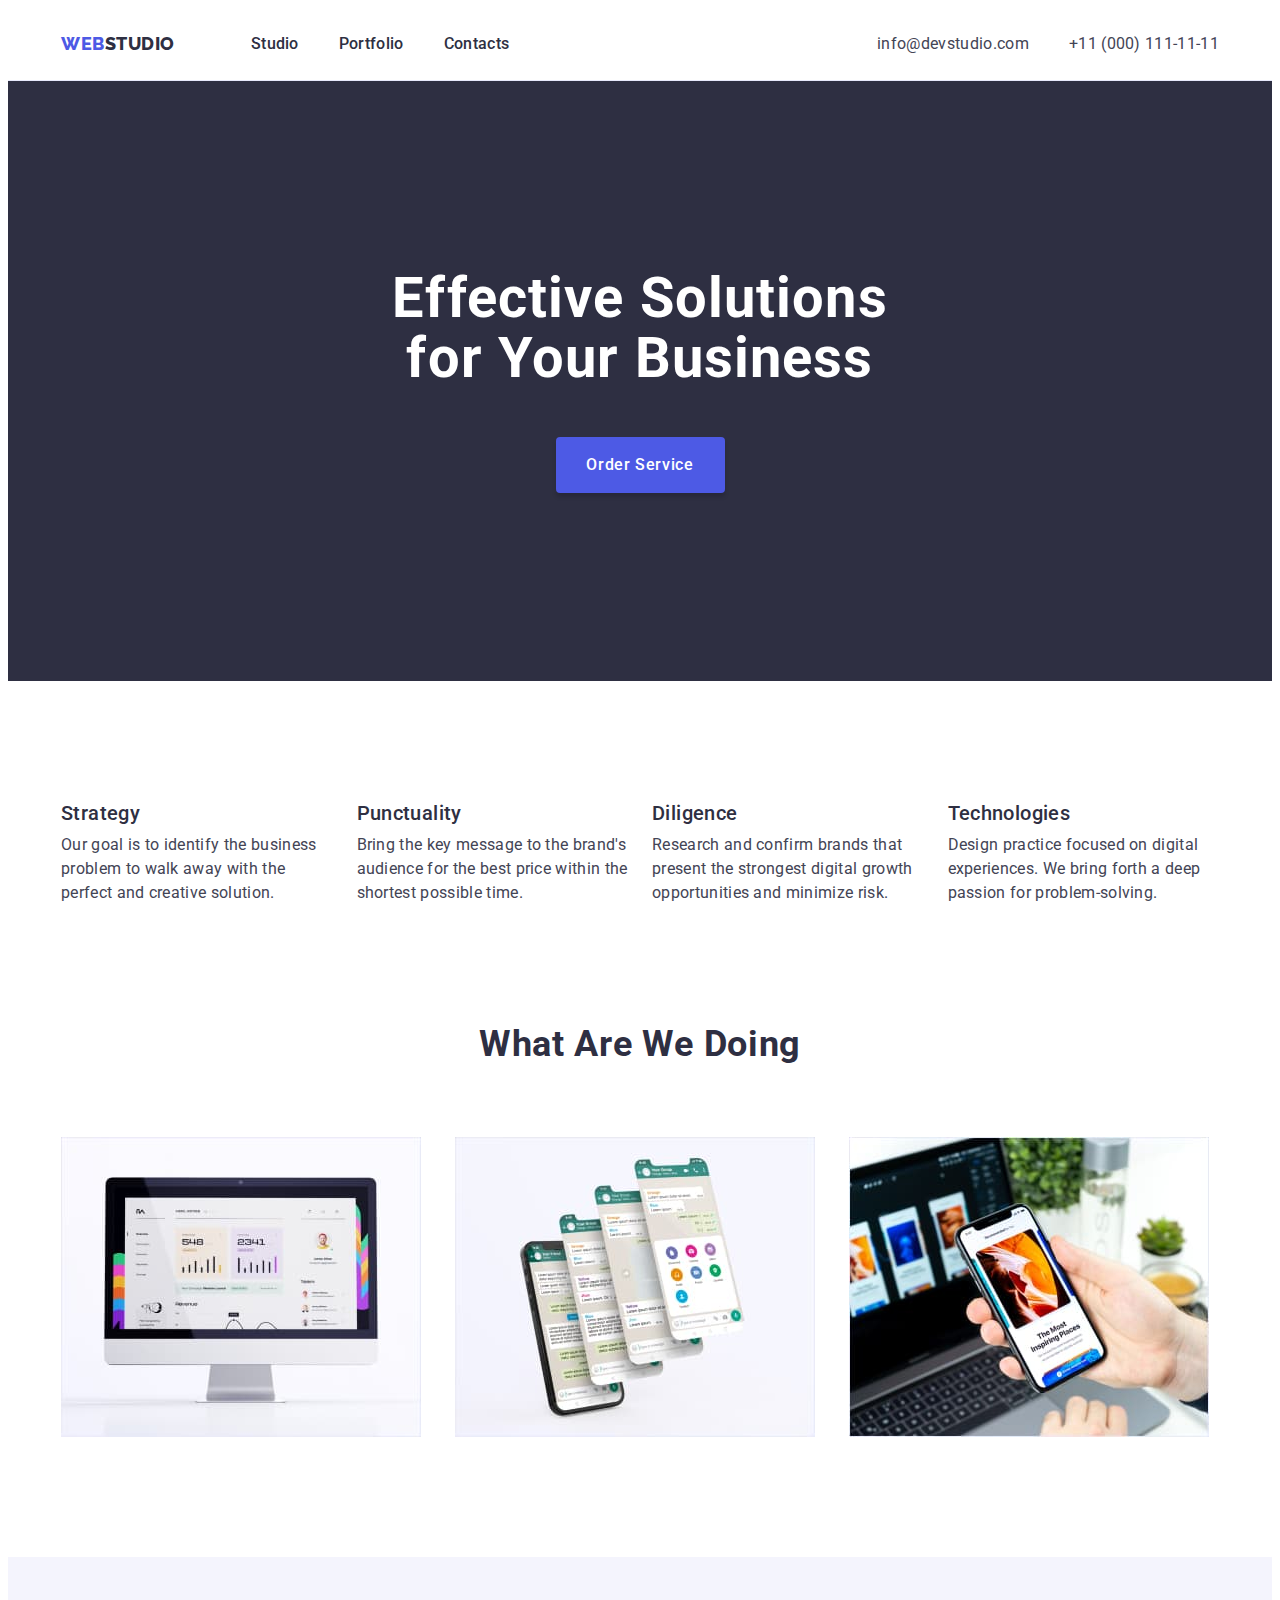
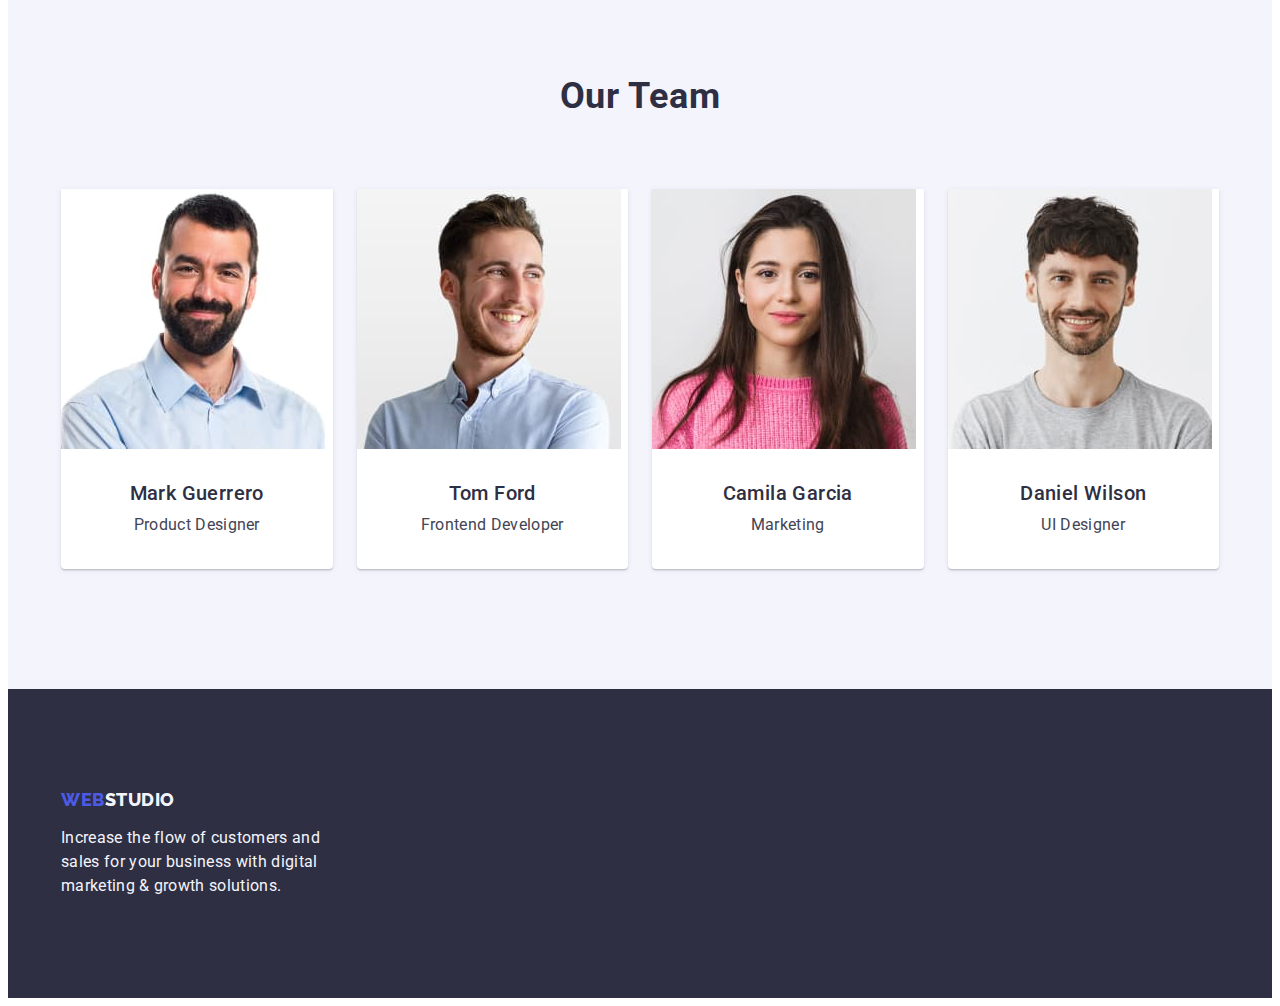
<file: index.html>
<!DOCTYPE html>
<html lang="en">
  <head>
    <meta charset="utf-8" />
    <meta name="description" content="a studio to promote your business" />
    <title>WebStudio</title>
    <link
      rel="stylesheet"
      href="https://cdnjs.cloudflare.com/ajax/libs/modern-normalize/2.0.0/modern-normalize.min.css"
      integrity="sha512-4xo8blKMVCiXpTaLzQSLSw3KFOVPWhm/TRtuPVc4WG6kUgjH6J03IBuG7JZPkcWMxJ5huwaBpOpnwYElP/m6wg=="
      crossorigin="anonymous"
      referrerpolicy="no-referrer"
    />
    <link rel="stylesheet" href="./css/styles.css" />
    <link rel="preconnect" href="https://fonts.googleapis.com" />
    <link rel="preconnect" href="https://fonts.gstatic.com" crossorigin />
    <link
      href="https://fonts.googleapis.com/css2?family=Raleway:wght@800&family=Roboto:wght@400;500;700;900&display=swap"
      rel="stylesheet"
    />
  </head>

  <body>
    <!-- Header -->
    <header class="header-block">
      <div class="container header">
        <!-- Navigation links -->
        <nav class="nav-block">
          <!-- Logo link -->
          <a class="logo link" href="./index.html"
            >Web<span class="logo-part-two">Studio</span></a
          >
          <ul class="nav list">
            <li><a class="nav link" href="./index.html">Studio</a></li>
            <li><a class="nav link" href="./portfolio.html">Portfolio</a></li>
            <li><a class="nav link" href="">Contacts</a></li>
          </ul>
        </nav>
        <address class="nav-address-block">
          <ul class="nav-address list">
            <li>
              <a class="address link" href="mailto:info@devstudio.com">
                info@devstudio.com</a
              >
            </li>
            <li>
              <a class="address link" href="tel:+110001111111"
                >+11 (000) 111-11-11</a
              >
            </li>
          </ul>
        </address>
      </div>
    </header>
    <!-- Main content -->
    <main>
      <!-- headline + button container -->
      <section class="order-section">
        <div class="container order">
          <h1 class="headline-one">Effective Solutions for Your Business</h1>
          <button class="ord-btn" type="button">Order Service</button>
        </div>
      </section>
      <!-- service description -->
      <section class="service-description-section">
        <div class="container service">
          <h2 class="visually-hidden">Service Description</h2>
          <ul class="service-description list">
            <li class="service-description-item">
              <h3 class="headline-three">Strategy</h3>
              <p class="service-description-text">
                Our goal is to identify the business problem to walk away with
                the perfect and creative solution.
              </p>
            </li>
            <li class="service-description-item">
              <h3 class="headline-three">Punctuality</h3>
              <p class="service-description-text">
                Bring the key message to the brand's audience for the best price
                within the shortest possible time.
              </p>
            </li>
            <li class="service-description-item">
              <h3 class="headline-three">Diligence</h3>
              <p class="service-description-text">
                Research and confirm brands that present the strongest digital
                growth opportunities and minimize risk.
              </p>
            </li>
            <li class="service-description-item">
              <h3 class="headline-three">Technologies</h3>
              <p class="service-description-text">
                Design practice focused on digital experiences. We bring forth a
                deep passion for problem-solving.
              </p>
            </li>
          </ul>
        </div>
      </section>
      <!-- product image -->
      <section class="product-image-section">
        <div class="container product-image">
          <h2 class="headline-two">What are we doing</h2>
          <ul class="product-img-list list">
            <li class="product-image-item">
              <img
              class="product-img"
                src="./images/Rectangle71.jpg"
                alt="img1"
                width="360"
                height="300"
              />
            </li>
            <li class="product-image-item">
              <img
              class="product-img"
                src="./images/Rectangle72.jpg"
                alt="img2"
                width="360"
                height="300"
              />
            </li>
            <li class="product-image-item">
              <img
              class="product-img"
                src="./images/Rectangle73.jpg"
                alt="img3"
                width="360"
                height="300"
              />
            </li>
          </ul>
        </div>
      </section>
      <!-- team list container -->
      <section class="team-list-section">
        <div class="container team-list">
          <h2 class="headline-two">Our Team</h2>
          <ul class="team list">
            <li class="team-item">
              <img
                src="./images/Mark_Guerrero.jpg"
                alt="ProductDesigner"
                width="264"
                height="260"
              />
              <div class="item-container">
                <h3 class="team-title">Mark Guerrero</h3>
                <p class="team-text">Product Designer</p>
              </div>
            </li>
            <li class="team-item">
              <img
                src="./images/Tom_Ford.jpg"
                alt="FrontendDeveloper"
                width="264"
                height="260"
              />
              <div class="item-container">
                <h3 class="team-title">Tom Ford</h3>
                <p class="team-text">Frontend Developer</p>
              </div>
            </li>
            <li class="team-item">
              <img
                src="./images/Camila_Garcia.jpg"
                alt="Marketing"
                width="264"
                height="260"
              />
              <div class="item-container">
                <h3 class="team-title">Camila Garcia</h3>
                <p class="team-text">Marketing</p>
              </div>
            </li>
            <li class="team-item">
              <img
                src="./images/Daniel_Wilson.jpg"
                alt="UIDesigner"
                width="264"
                height="260"
              />
              <div class="item-container">
                <h3 class="team-title">Daniel Wilson</h3>
                <p class="team-text">UI Designer</p>
              </div>
            </li>
          </ul>
        </div>
      </section>
    </main>
    <!-- Footer content -->
    <footer class="footer-section">
      <div class="container footer">
        <!-- Logo link -->
        <a class="logo-footer link" href="./index.html"
          >Web<span class="footer-logo-part-two">Studio</span></a
        >
        <!-- Footer text -->
        <p class="footer-text">
          Increase the flow of customers and sales for your business with
          digital marketing & growth solutions.
        </p>
      </div>
    </footer>
  </body>
</html>
</file>
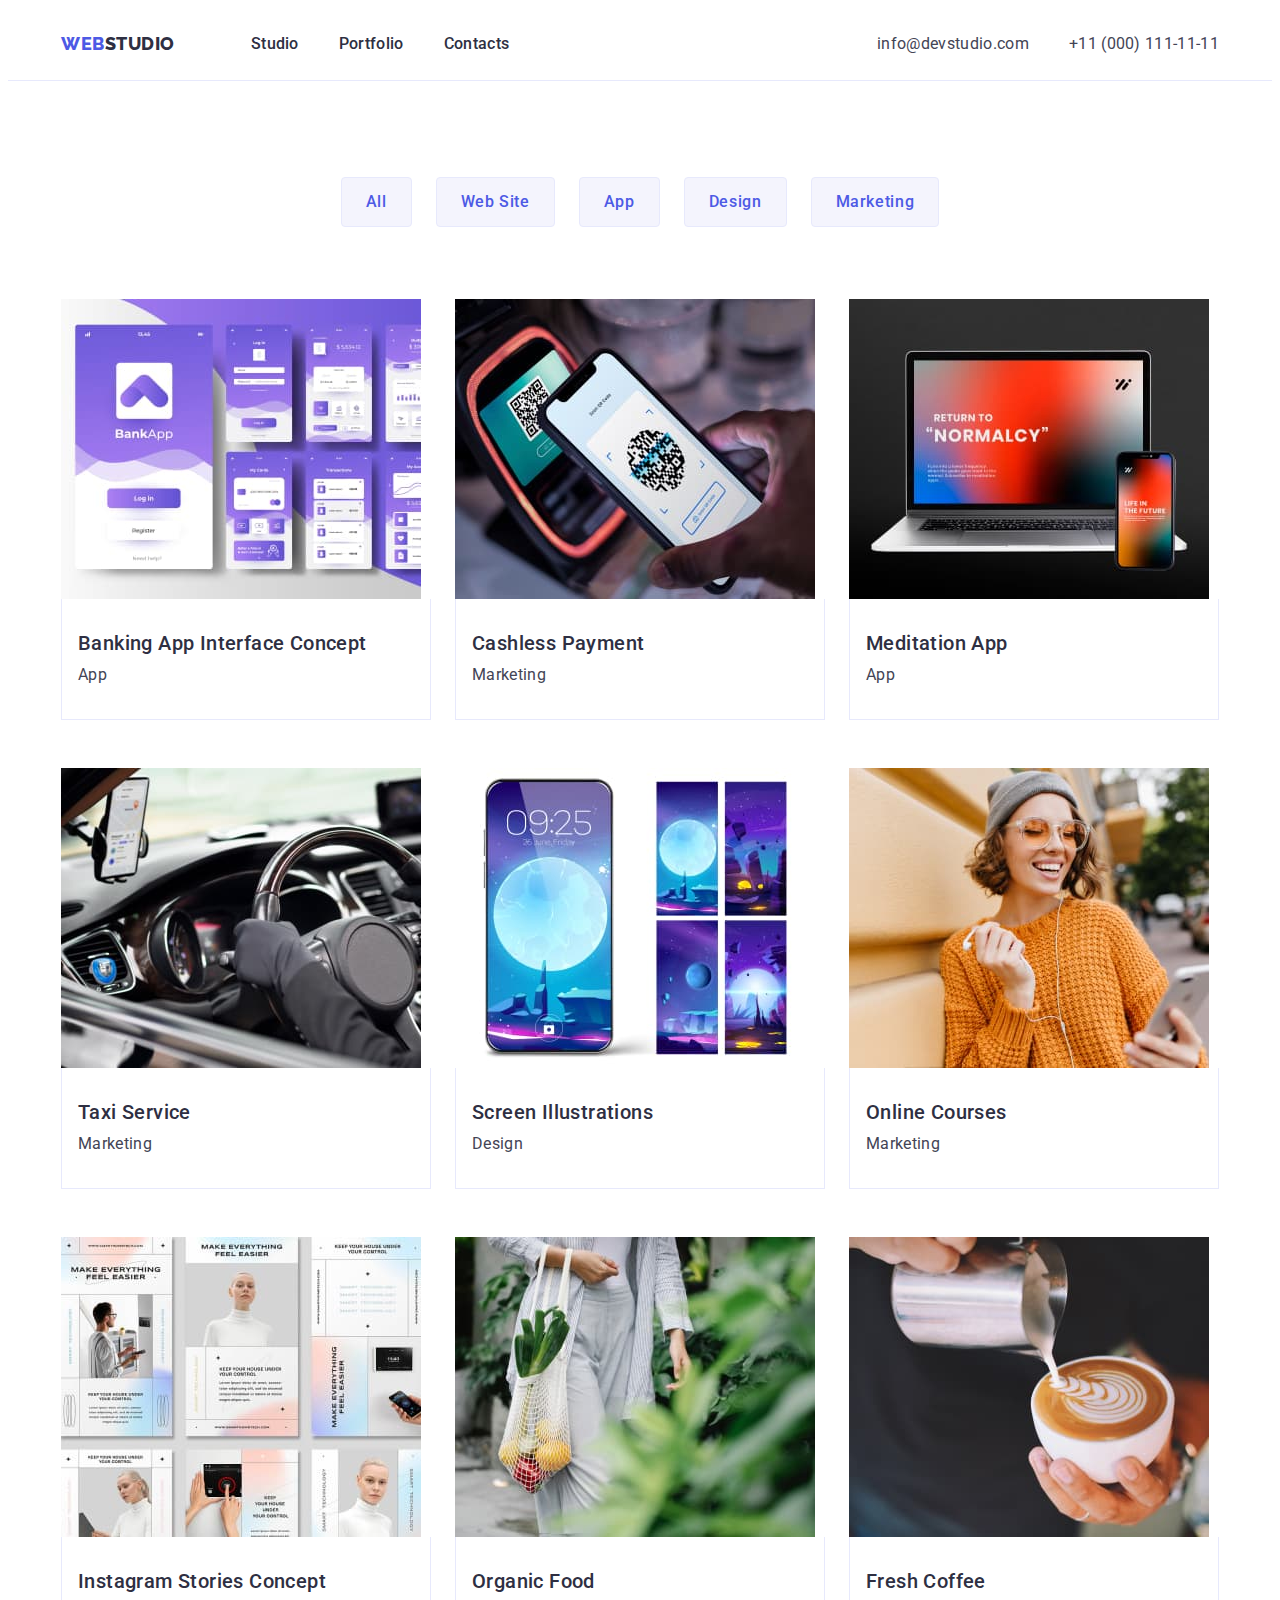
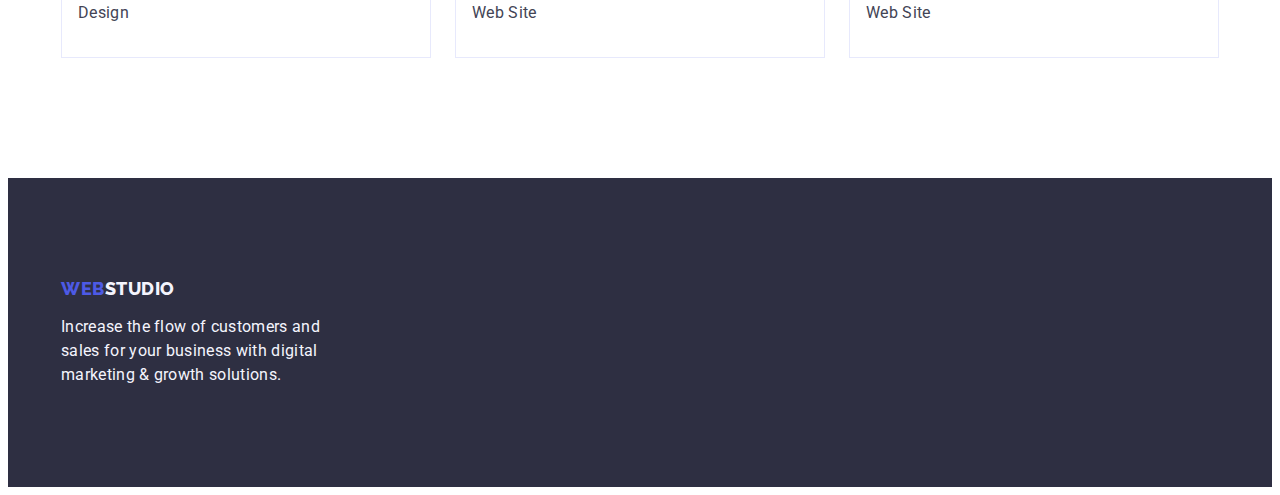
<file: portfolio.html>
<!DOCTYPE html>
<html lang="en">
  <!-- HEAD -->

  <head>
    <meta charset="utf-8" />
    <meta name="description" content="a studio to promote your business" />
    <title>Portfolio</title>
    <link
      rel="stylesheet"
      href="https://cdnjs.cloudflare.com/ajax/libs/modern-normalize/2.0.0/modern-normalize.min.css"
      integrity="sha512-4xo8blKMVCiXpTaLzQSLSw3KFOVPWhm/TRtuPVc4WG6kUgjH6J03IBuG7JZPkcWMxJ5huwaBpOpnwYElP/m6wg=="
      crossorigin="anonymous"
      referrerpolicy="no-referrer"
    />
    <link rel="stylesheet" href="./css/styles.css" />
    <link rel="preconnect" href="https://fonts.googleapis.com" />
    <link rel="preconnect" href="https://fonts.gstatic.com" crossorigin />
    <link
      href="https://fonts.googleapis.com/css2?family=Raleway:wght@800&family=Roboto:wght@400;500;700;900&display=swap"
      rel="stylesheet"
    />
  </head>
  <!-- BODY -->

  <body>
    <!-- Header -->
    <header class="header-block">
      <div class="container header">
        <!-- Navigation links -->
        <nav class="nav-block">
          <!-- Logo link -->
          <a class="logo link" href="./index.html"
            >Web<span class="logo-part-two">Studio</span></a
          >
          <ul class="nav list">
            <li><a class="nav link" href="./index.html">Studio</a></li>
            <li>
              <a class="nav link" href="./portfolio.html">Portfolio</a>
            </li>
            <li><a class="nav link" href="">Contacts</a></li>
          </ul>
        </nav>
        <address class="nav-address-block">
          <ul class="nav-address list">
            <li>
              <a class="address link" href="mailto:info@devstudio.com">
                info@devstudio.com</a
              >
            </li>
            <li>
              <a class="address link" href="tel:+110001111111"
                >+11 (000) 111-11-11</a
              >
            </li>
          </ul>
        </address>
      </div>
    </header>
    <!-- Main content -->
    <main>
      <section class="section">
        <div class="container main-portfolio">
          <h1 class="visually-hidden" hidden>Portfolio</h1>
          <!-- Filter button -->
          <ul class="filter-button list">
            <li><button class="all-btn" type="button">All</button></li>
            <li><button class="all-btn" type="button">Web Site</button></li>
            <li><button class="all-btn" type="button">App</button></li>
            <li><button class="all-btn" type="button">Design</button></li>
            <li><button class="all-btn" type="button">Marketing</button></li>
          </ul>
          <!-- Filter button results -->
          <ul class="row list">
            <li class="row-item">
              <a class="link" href="">
                <img class="portfolio-img"
                  src="./images/portfolio/banking_img_1.jpg"
                  alt="Banking App Interface Concept"
                  width="360"
                  height="300"
                />
                <div class="row-item-dscrp-container">
                  <h2 class="headline-fltr-results">
                    Banking App Interface Concept
                  </h2>
                  <p class="text-fltr-results">App</p>
                </div>
              </a>
            </li>
            <li class="row-item">
              <a class="link" href="">
                <img class="portfolio-img"
                  src="./images/portfolio/cashless_img_2.jpg"
                  alt="Cashless Payment"
                  width="360"
                  height="300"
                />
                <div class="row-item-dscrp-container">
                  <h2 class="headline-fltr-results">Cashless Payment</h2>
                  <p class="text-fltr-results">Marketing</p>
                </div>
              </a>
            </li>
            <li class="row-item">
              <a class="link" href="">
                <img class="portfolio-img"
                  src="./images/portfolio/meditation_img_3.jpg"
                  alt="Meditation App"
                  width="360"
                  height="300"
                />
                <div class="row-item-dscrp-container">
                  <h2 class="headline-fltr-results">Meditation App</h2>
                  <p class="text-fltr-results">App</p>
                </div>
              </a>
            </li>
            <li class="row-item">
              <a class="link" href="">
                <img class="portfolio-img"
                  src="./images/portfolio/taxi_img_4.jpg"
                  alt="Taxi Service"
                  width="360"
                  height="300"
                />
                <div class="row-item-dscrp-container">
                  <h2 class="headline-fltr-results">Taxi Service</h2>
                  <p class="text-fltr-results">Marketing</p>
                </div>
              </a>
            </li>
            <li class="row-item">
              <a class="link" href="">
                <img class="portfolio-img"
                  src="./images/portfolio/screen_img_5.jpg"
                  alt="Screen Illustrations"
                  width="360"
                  height="300"
                />
                <div class="row-item-dscrp-container">
                  <h2 class="headline-fltr-results">Screen Illustrations</h2>
                  <p class="text-fltr-results">Design</p>
                </div>
              </a>
            </li>
            <li class="row-item">
              <a class="link" href="">
                <img class="portfolio-img"
                  src="./images/portfolio/online_img_6.jpg"
                  alt="Online Courses"
                  width="360"
                  height="300"
                />
                <div class="row-item-dscrp-container">
                  <h2 class="headline-fltr-results">Online Courses</h2>
                  <p class="text-fltr-results">Marketing</p>
                </div>
              </a>
            </li>
            <li class="row-item">
              <a class="link" href="">
                <img class="portfolio-img"
                  src="./images/portfolio/instagram_img_7.jpg"
                  alt="Instagram Stories Concept"
                  width="360"
                  height="300"
                />
                <div class="row-item-dscrp-container">
                  <h2 class="headline-fltr-results">
                    Instagram Stories Concept
                  </h2>
                  <p class="text-fltr-results">Design</p>
                </div>
              </a>
            </li>
            <li class="row-item">
              <a class="link" href="">
                <img class="portfolio-img"
                  src="./images/portfolio/organic_img_8.jpg"
                  alt="Organic Food"
                  width="360"
                  height="300"
                />
                <div class="row-item-dscrp-container">
                  <h2 class="headline-fltr-results">Organic Food</h2>
                  <p class="text-fltr-results">Web Site</p>
                </div>
              </a>
            </li>
            <li class="row-item">
              <a class="link" href="">
                <img class="portfolio-img"
                  src="./images/portfolio/fresh_coffee_img_9.jpg"
                  alt="Fresh Coffee"
                  width="360"
                  height="300"
                />
                <div class="row-item-dscrp-container">
                  <h2 class="headline-fltr-results">Fresh Coffee</h2>
                  <p class="text-fltr-results">Web Site</p>
                </div>
              </a>
            </li>
          </ul>
        </div>
      </section>
    </main>
    <!-- Footer content -->
    <footer class="footer-section">
      <div class="container footer">
        <!-- Logo link -->
        <a class="logo-footer link" href="./index.html"
          >Web<span class="footer-logo-part-two">Studio</span></a
        >
        <!-- Footer text -->
        <p class="footer-text">
          Increase the flow of customers and sales for your business with
          digital marketing & growth solutions.
        </p>
      </div>
    </footer>
  </body>
</html>
</file>
<file: css/styles.css>
/* ROOT COLOR */
:root {
  --Iris: #4d5ae5;
  --OCEAN: #404bbf;
  --NAVY-BLUE: #2e2f42;
  --GREEN: #31d0aa;
  --SLATE: #434455;
  --LIGHT-SLATE: #8e8f99;
  --cornflower: #e7e9fc;
  --cloud: #f4f4fd;
  --NAVY-BLUE-modal: #2e2f42;
  --GREY: #2e2f42;
  --WHITE: #ffffff;
  --Dairy: #fcfcfc;
}
/* BODY MAIN STYLES */
body {
  font-family: 'Roboto', sans-serif;
  color: var(--SLATE);
  background-color: var(--WHITE);
}
.link {
  text-decoration: none;
}
.list {
  list-style: none;
}
h1,
h2,
h3,
p {
  margin: 0;
}
ul {
  margin: 0;
  padding: 0;
}
img {
  display: block;
}
.container {
  width: 1158px;
  margin: 0 auto;
  padding: 0 15px;
}
/* HOVER AND FOCUS */
.link:hover,
.link:focus,
.list > li > a:hover,
.list > li > a:focus {
  color: var(--OCEAN);
}
.ord-btn:hover,
.ord-btn:focus {
  color: var(--WHITE);
  background-color: var(--OCEAN);
}
.all-btn:hover,
.all-btn:focus {
  border: 1px solid transparent;
  color: var(--WHITE);
  background-color: var(--OCEAN);
}
/* BUTTONS */
button {
  cursor: pointer;
}
.ord-btn {
  display: block;
  color: var(--white, #fff);
  font-size: 16px;
  font-weight: 500;
  line-height: 1.5;
  letter-spacing: 0.04em;
  background: var(--iris, #4d5ae5);
  font-family: 'Roboto', sans-serif;
  align-items: flex-start;
  gap: 10px;
  border: none;
  border-radius: 4px;
  background: var(--iris, #4d5ae5);
  box-shadow: 0px 4px 4px 0px rgba(0, 0, 0, 0.15);
  min-width: 169px;
  height: 56px;
  margin: 0 auto;
}
.all-btn {
  color: var(--iris, #4d5ae5);
  font-family: 'Roboto', sans-serif;
  font-size: 16px;
  font-weight: 500;
  line-height: 1.5;
  letter-spacing: 0.04em;
  background: var(--cloud, #f4f4fd);
  padding: 12px 24px;
  border: 1px solid #e7e9fc;
  border-radius: 4px;
}
/* HEADER MAIN STYLES */
.header-block {
  flex-shrink: 0;
  border-bottom: 1px solid var(--cornflower, #e7e9fc);
  background: var(--white, #fff);
}
.container.header {
  display: flex;
}
.nav-block {
  display: flex;
  align-items: center;
}
.nav.list {
  display: flex;
  gap: 40px;
  padding: 24px 0;
}
.nav.link {
  padding: 24px 0;
}
.nav-address.list {
  display: flex;
  gap: 40px;
  align-items: center;
  padding: 24px 0;
}
.logo {
  margin-right: 76px;
  color: var(--iris, #4d5ae5);
  font-family: 'Raleway', sans-serif;
  font-size: 18px;
  font-weight: 800;
  line-height: 1.17;
  letter-spacing: 0.03em;
  text-transform: uppercase;
}
.logo-part-two {
  color: var(--NAVY-BLUE);
}
.logo-footer {
  display: inline-block;
  margin-bottom: 16px;
  color: var(--iris, #4d5ae5);
  font-family: 'Raleway', sans-serif;
  font-size: 18px;
  font-weight: 800;
  line-height: 1.17;
  letter-spacing: 0.03em;
  text-transform: uppercase;
}
.footer-logo-part-two {
  color: var(--cloud);
}
.nav {
  color: var(--NAVY-BLUE);
  font-size: 16px;
  font-style: normal;
  font-weight: 500;
  line-height: 1.5;
  letter-spacing: 0.02em;
}
.nav-address-block {
  font-style: normal;
  margin-left: auto;
}
.address {
  color: var(--SLATE);
  font-size: 16px;
  font-weight: 400;
  line-height: 1.5;
  letter-spacing: 0.02em;
}
/* MAIN STYLES HOMEPAGE */
/* order-section */
.order-section {
  padding: 188px 0;
  background: var(--navyblue, #2e2f42);
  color: var(--WHITE);
  display: block;
  flex-shrink: 0;
}
.headline-one {
  color: var(--white, #fff);
  font-size: 56px;
  font-weight: 700;
  line-height: 1.07;
  letter-spacing: 0.02em;
  text-align: center;
  max-width: 496px;
  margin: 0 auto;
  margin-bottom: 48px;
}
/* service-description-section */
.service-description-section {
  padding: 120px 0;
}
.visually-hidden {
  position: absolute;
  width: 1px;
  height: 1px;
  margin: -1px;
  border: 0;
  padding: 0;
  white-space: nowrap;
  clip-path: inset(100%);
  clip: rect(0 0 0 0);
  overflow: hidden;
}
.container.service {
  flex-shrink: 0;
}
.service-description-item {
  width: calc((100% - 72px) / 4);
}
.service-description {
  display: flex;
  gap: 24px;
  justify-content: center;
  flex-wrap: wrap;
}
.service-description-text {
  color: var(--slate, #434455);
  font-size: 16px;
  font-weight: 400;
  line-height: 1.5;
  letter-spacing: 0.02em;
}
/* product-image-section */
.product-image-section {
  padding-bottom: 120px;
}
.container.product-image {
  display: block;
  flex-shrink: 0;
}
.product-img {
  width: 360px;
  height: 300px;
}
.product-img-list {
  display: flex;
  gap: 24px;
  flex-wrap: wrap;
}
.headline-two {
  color: var(--navyblue, #2e2f42);
  font-size: 36px;
  font-weight: 700;
  line-height: 1.11;
  letter-spacing: 0.02em;
  text-transform: capitalize;
  text-align: center;
  margin-bottom: 72px;
}
.product-image-item {
  display: inline-flex;
  flex-direction: column;
  align-items: flex-start;
  width: calc((100% - 48px) / 3);
}
/* team-list-section */
.team-list-section {
  padding: 120px 0;
  background: var(--cloud, #f4f4fd);
}
.item-container {
  padding: 32px 0;
}
.team {
  display: flex;
  gap: 24px;
  flex-wrap: wrap;
}
.team-item {
  border-radius: 0px 0px 4px 4px;
  background: var(--white, #fff);
  box-shadow: 0px 2px 1px 0px rgba(46, 47, 66, 0.08),
    0px 1px 1px 0px rgba(46, 47, 66, 0.16),
    0px 1px 6px 0px rgba(46, 47, 66, 0.08);
  width: calc((100% - 72px) / 4);
}
.headline-three {
  color: var(--navyblue, #2e2f42);
  font-size: 20px;
  font-weight: 500;
  line-height: 1.2;
  letter-spacing: 0.02em;
  margin-bottom: 8px;
}
.team-title {
  color: var(--navyblue, #2e2f42);
  font-size: 20px;
  font-weight: 500;
  line-height: 1.2;
  letter-spacing: 0.02em;
  margin-bottom: 8px;
  text-align: center;
}
.team-text {
  color: var(--slate, #434455);
  font-size: 16px;
  font-weight: 400;
  line-height: 1.5;
  letter-spacing: 0.02em;
  text-align: center;
}

/* SECTION STYLES PORTFOLIO PAGE */
.section {
  padding-top: 96px;
  padding-bottom: 120px;
}
.main-portfolio .list {
  display: flex;
}
.row {
  flex-wrap: wrap;
  row-gap: 48px;
  column-gap: 24px;
  justify-content: center;
}
.row-item {
  width: calc((100% - 48px) / 3);
  background: var(--white, #fff);
}
.container.main-portfolio .filter-button {
  justify-content: center;
  gap: 24px;
  margin-bottom: 72px;
}
.row-item-dscrp-container {
  padding: 32px 16px;
  border: 1px solid var(--cornflower, #e7e9fc);
  border-top: none;
}
.portfolio-img {
  width: 360px;
  height: 300px;
  flex-shrink: 0;
}
.headline-fltr-results {
  color: var(--navyblue, #2e2f42);
  font-size: 20px;
  font-weight: 500;
  line-height: 1.2;
  letter-spacing: 0.02em;
  margin-bottom: 8px;
}
.text-fltr-results {
  color: var(--slate, #434455);
  font-size: 16px;
  font-weight: 400;
  line-height: 1.5;
  letter-spacing: 0.02em;
}
/* FOOTER */
.footer-section {
  padding: 100px 0;
  background: var(--navyblue, #2e2f42);
}
.footer-text {
  color: var(--cloud, #f4f4fd);
  font-size: 16px;
  font-style: normal;
  font-weight: 400;
  line-height: 24px;
  letter-spacing: 0.32px;
}
.container.footer {
  display: block;
}
.container.footer .logo {
  display: inline-block;
  margin-bottom: 16px;
}
.container.footer .footer-text {
  display: block;
  width: 264px;
}
</file>
